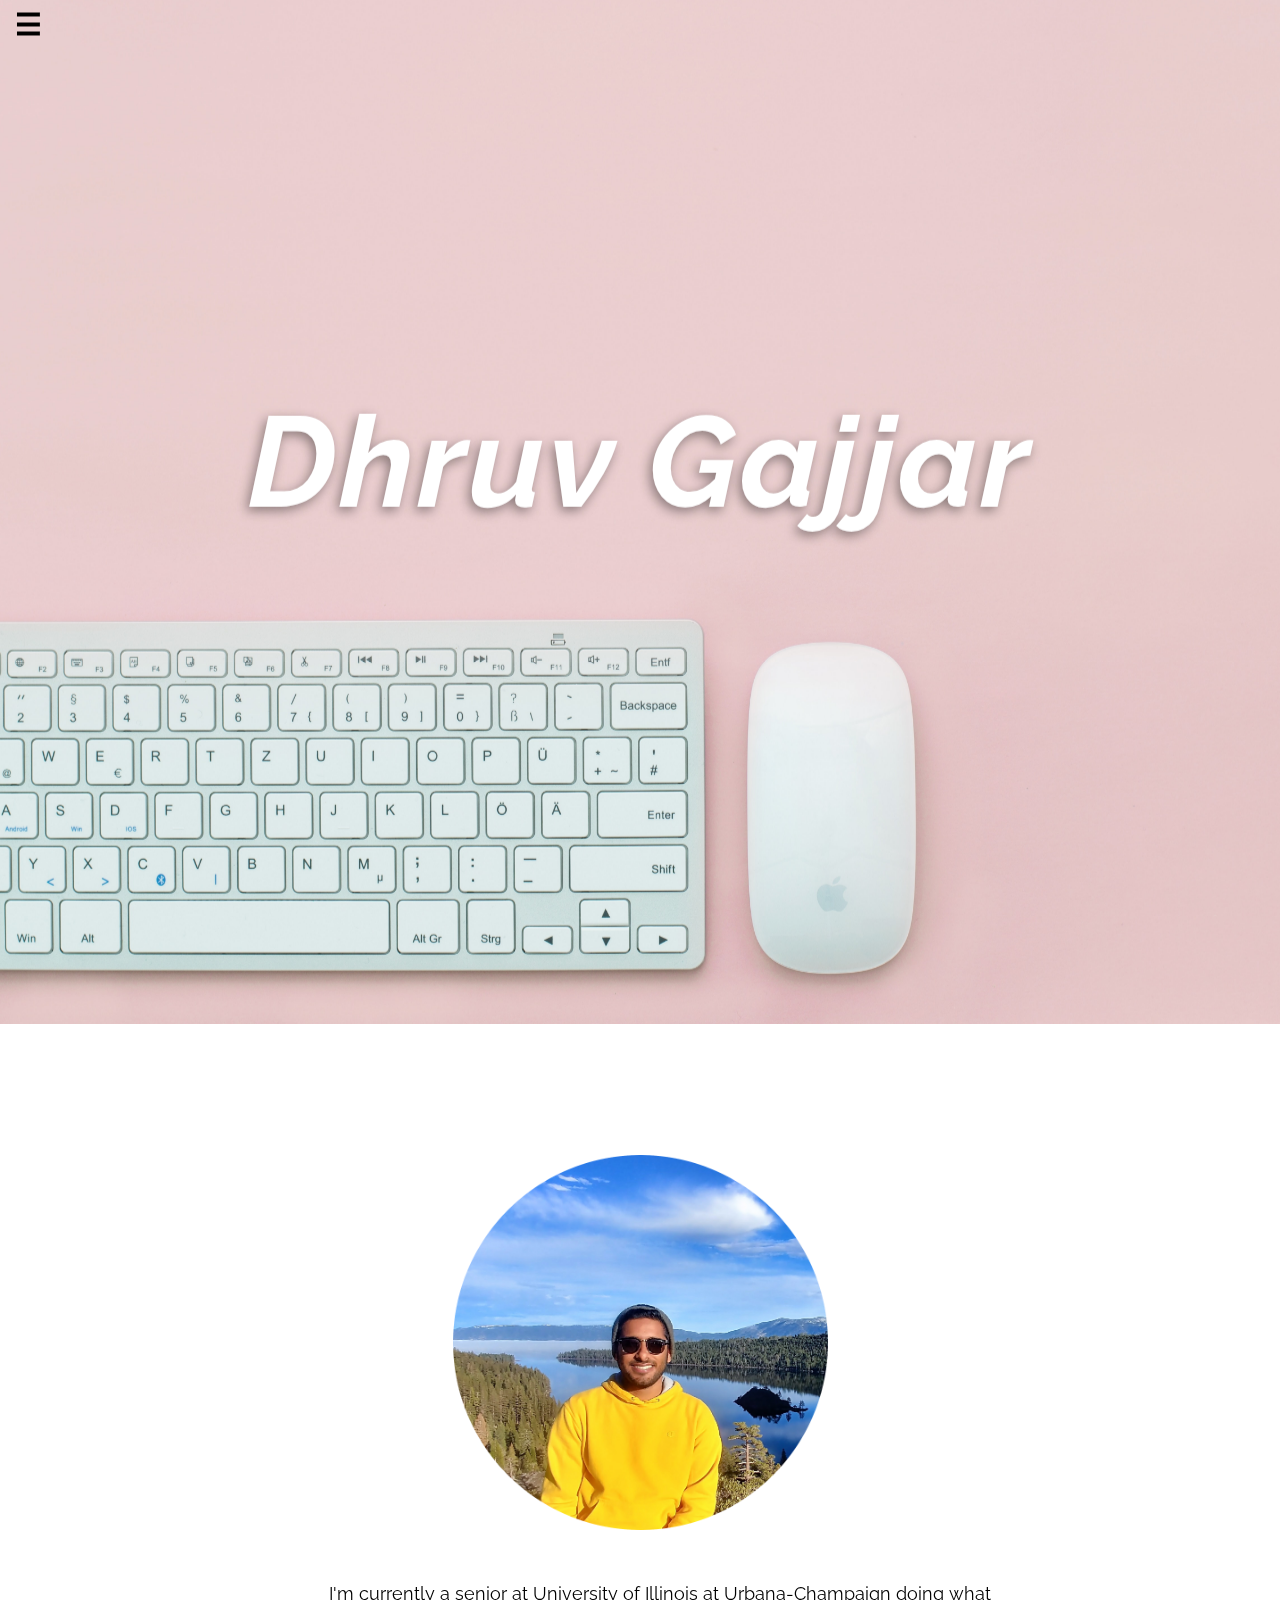
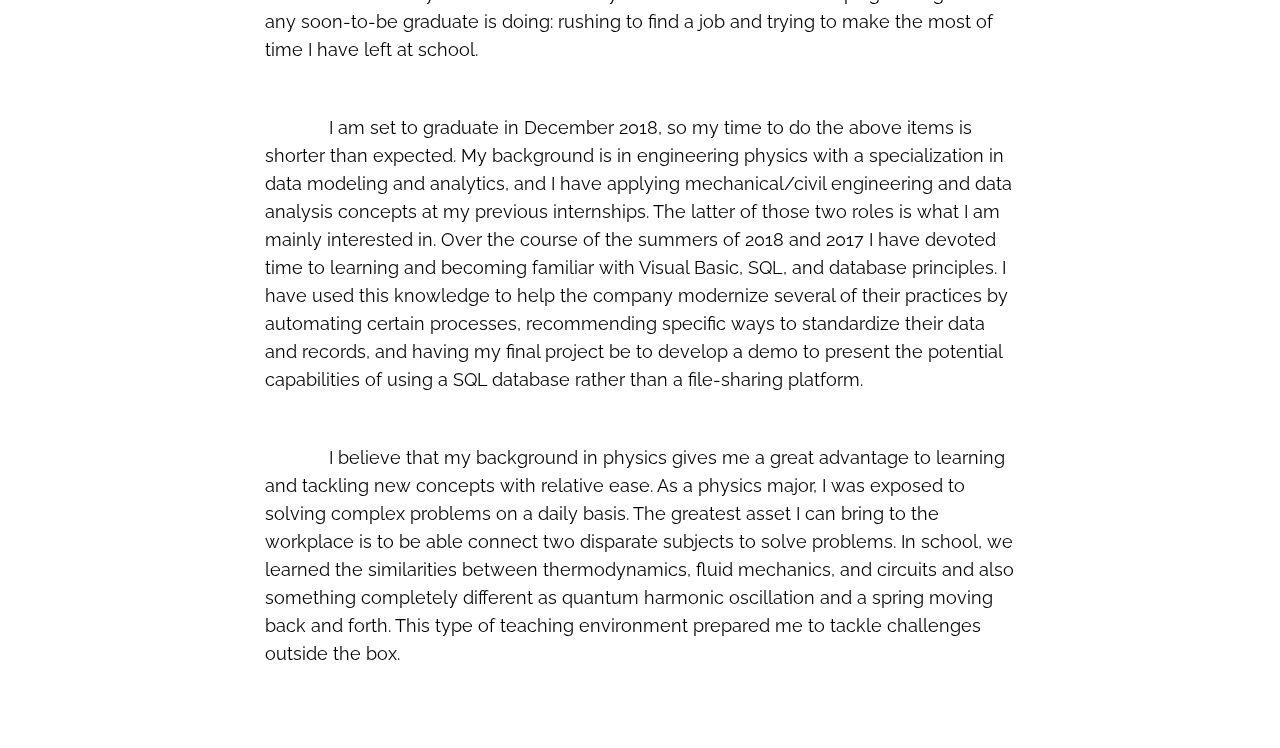
<file: index.html>
<!DOCTYPE html>
<html>

<head>
      <!-- Global site tag (gtag.js) - Google Analytics -->
   <script async src="https://www.googletagmanager.com/gtag/js?id=UA-125473492-1"></script>
   <script>
     window.dataLayer = window.dataLayer || [];
     function gtag(){dataLayer.push(arguments);}
     gtag('js', new Date());
     gtag('config', 'UA-125473492-1');
   </script>
   <title> About Me </title>
   <meta name="viewport" content="width=device-width, initial-scale=1">
   <link rel="shortcut icon" href="https://dhruvgajjar.github.io/images/Website logo.png" />
   <link href="https://fonts.googleapis.com/css?family=Raleway:300,400,500,200,100,600" rel="stylesheet">
   <link rel="stylesheet" type="text/css" href="https://dhruvgajjar.github.io/css/main.css">
</head>
   
<body>   
    <div id="mySidenav" class="sidenav">
      <a href="javascript:void(0)" class="closebtn" onclick="closeNav()">&times;</a>
      <a href="https://dhruvgajjar.github.io">About Me</a>
      <a href="https://dhruvgajjar.github.io/experience.html">Experience</a>
      <a href="https://dhruvgajjar.github.io/projects.html">Projects</a>
      <a href="https://dhruvgajjar.github.io/contact.html">Contact Me</a>
    </div>
   <span style="font-size:30px;padding-left:0.5em;font-weight:800;top:0;line-height: 50px;color:black;background-color:transparent;font-family:'Raleway',sans-serif;cursor:pointer;position:fixed;z-index: 1;width:100%;" onclick="openNav()">  &#9776;</span>
   
   <div class="MainContainer">
     <div class="ParallaxContainer">
       <h1 style="font-weight:bold;font-style:italic;">
         Dhruv Gajjar
       </h1>
     </div>

     <div class="ContentContainer">
       <div class="Content">
         <img style="height:50%;width:50%;display: block;margin-left: auto;margin-right:auto;"src="https://dhruvgajjar.github.io/images/Lake Tahoe.png"/>
         <p>I'm currently a senior at University of Illinois at Urbana-Champaign doing what any soon-to-be graduate is doing: rushing to find a job and trying to make the most of time I have left at school.   
         </p>
         <p>
         I am set to graduate in December 2018, so my time to do the above items is shorter than expected. My background is in engineering physics with a specialization in data modeling and analytics, and I have applying mechanical/civil engineering and data analysis concepts at my previous internships. The latter of those two roles is what I am mainly interested in. Over the course of the summers of 2018 and 2017 I have devoted time to learning and becoming familiar with Visual Basic, SQL, and database principles. I have used this knowledge to help the company modernize several of their practices by automating certain processes, recommending specific ways to standardize their data and records, and having my final project be to develop a demo to present the potential capabilities of using a SQL database rather than a file-sharing platform. 
         </p>
         <p>
         I believe that my background in physics gives me a great advantage to learning and tackling new concepts with relative ease. As a physics major, I was exposed to solving complex problems on a daily basis. The greatest asset I can bring to the workplace is to be able connect two disparate subjects to solve problems. In school, we learned the similarities between thermodynamics, fluid mechanics, and circuits and also something completely different as quantum harmonic oscillation and a spring moving back and forth. This type of teaching environment prepared me to tackle challenges outside the box.
         </p>
        </div>
     </div>
   </div>
   
   <script>
      function openNav() {
         document.getElementById("mySidenav").style.width = "250px";
         document.getElementById("main").style.marginLeft = "250px";
         document.body.style.backgroundColor = "rgba(0,0,0,0.4)";
      }
      /* Set the width of the side navigation to 0 and the left margin of the page content to 0, and the background color of body to white */
      function closeNav() {
          document.getElementById("mySidenav").style.width = "0";
          document.getElementById("main").style.marginLeft = "0";
          document.body.style.backgroundColor = "white";
      }
      
   </script>
   
</body>
   
</html>
</file>
